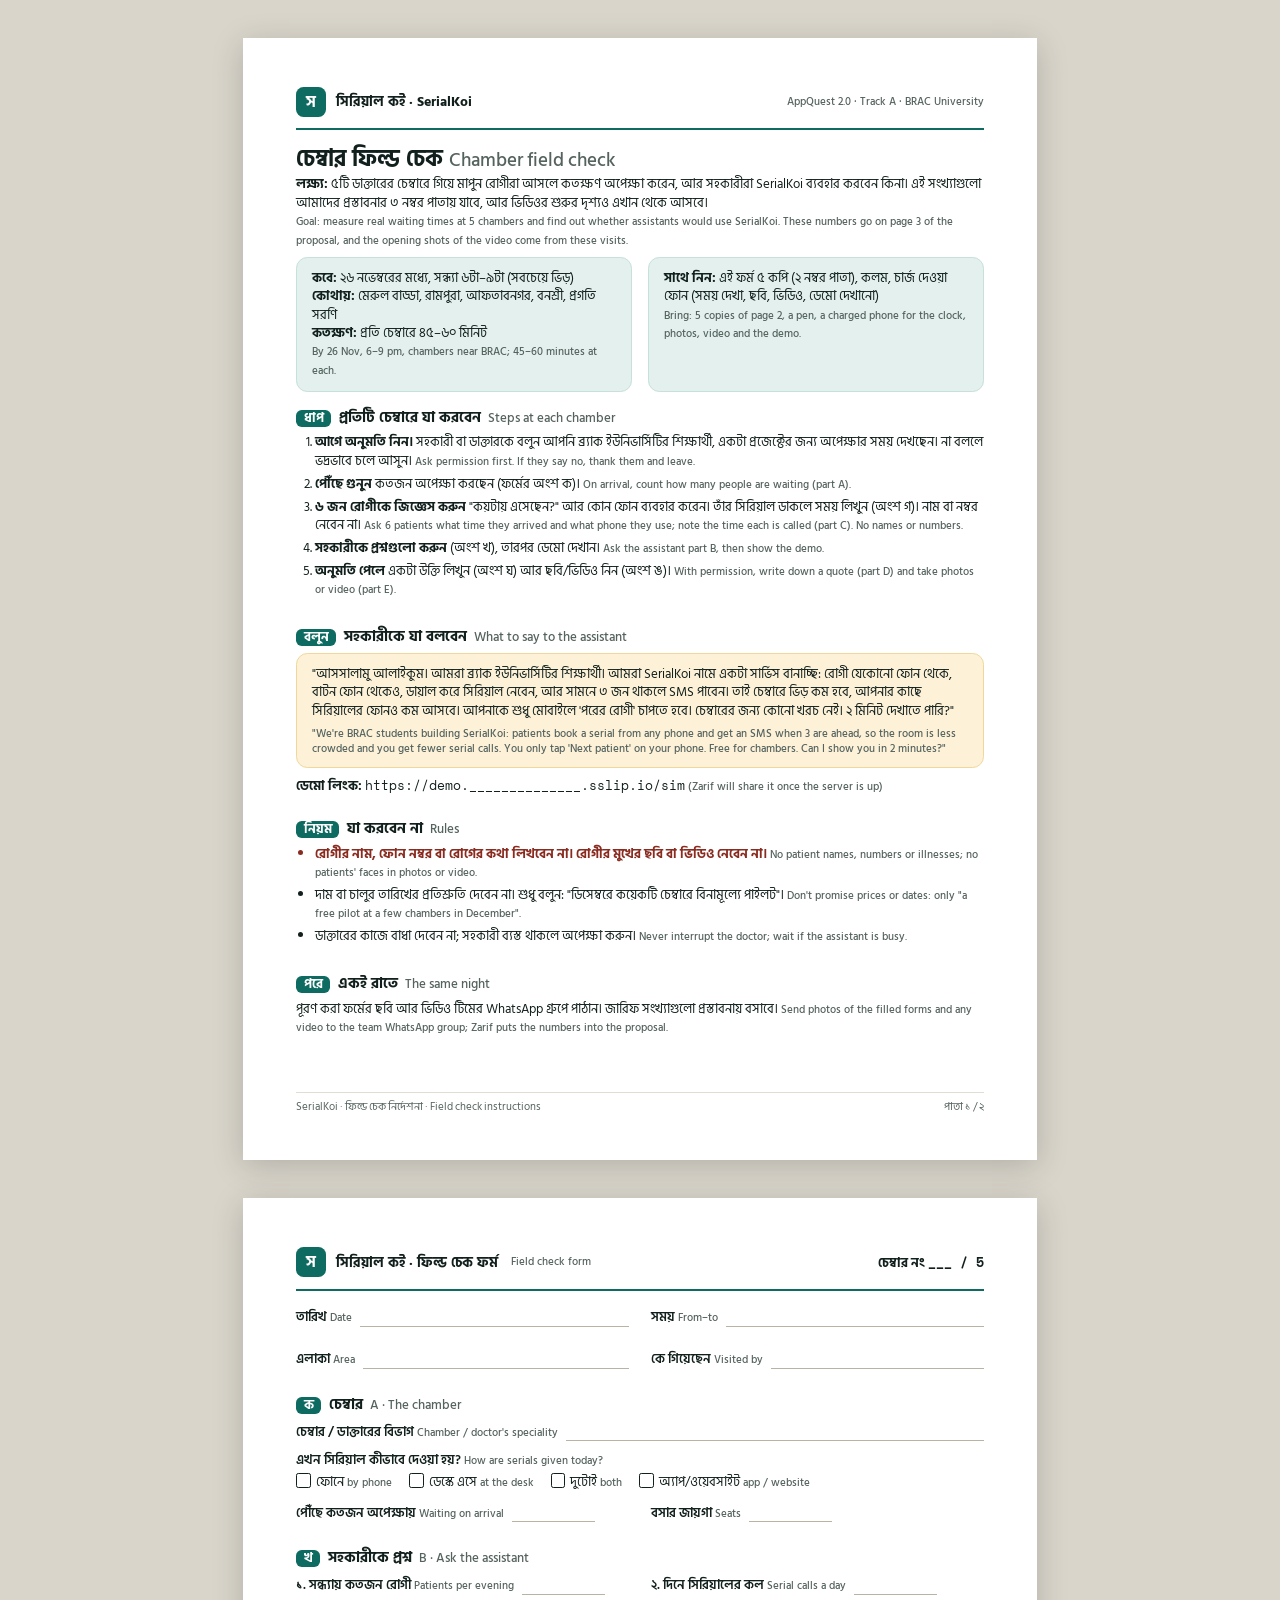
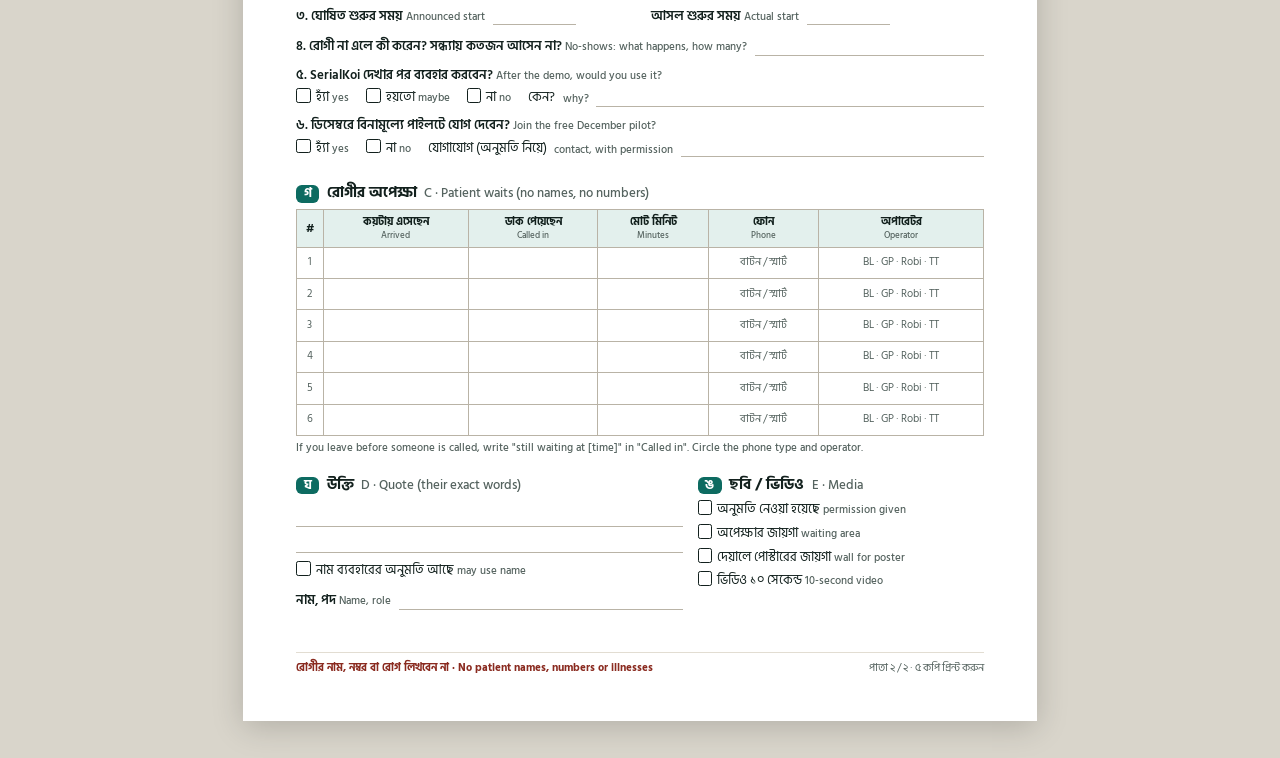
<file: docs/field-check/field-check.html>
<!doctype html>
<html lang="bn">
<head>
<meta charset="utf-8">
<title>SerialKoi Field Check</title>
<link rel="preconnect" href="https://fonts.googleapis.com">
<link href="https://fonts.googleapis.com/css2?family=Hind+Siliguri:wght@400;500;600;700&family=Space+Mono:wght@700&display=swap" rel="stylesheet">
<style>
  @page { size: A4; margin: 0; }
  :root { --teal: #0d6b61; --teal-dark: #08514a; --teal-soft: #e3f0ed; --amber: #ffc145; --amber-soft: #fdf1d8; --ink: #12201d; --muted: #55635f; --line: #b9b3a6; --paper: #fff; }
  * { box-sizing: border-box; }
  html, body { margin: 0; }
  body { background: #d9d5cb; font-family: "Hind Siliguri", system-ui, sans-serif; color: var(--ink); font-size: 10pt; line-height: 1.38; -webkit-print-color-adjust: exact; print-color-adjust: exact; }
  .page { width: 210mm; height: 297mm; margin: 10mm auto; background: var(--paper); padding: 13mm 14mm 12mm; position: relative; overflow: hidden; box-shadow: 0 6px 30px rgba(0,0,0,.18); display: flex; flex-direction: column; }
  @media print { body { background: none; } .page { margin: 0; box-shadow: none; break-after: page; } }
  .en { color: var(--muted); font-size: .82em; font-weight: 500; }
  .top { display: flex; justify-content: space-between; align-items: center; border-bottom: .6mm solid var(--teal); padding-bottom: 3mm; margin-bottom: 4mm; }
  .brand { display: flex; align-items: center; gap: 2.5mm; font-weight: 700; font-size: 10.5pt; }
  .mark { width: 8mm; height: 8mm; border-radius: 2mm; background: var(--teal); color: #fff; display: grid; place-items: center; font-size: 12pt; }
  h1 { font-size: 17pt; margin: 0 0 1mm; line-height: 1.15; }
  h2 { font-size: 11.5pt; margin: 4mm 0 1.5mm; display: flex; align-items: baseline; gap: 2mm; }
  h2 .tag { background: var(--teal); color: #fff; border-radius: 1.5mm; padding: 0 2mm; font-size: 9.5pt; }
  p { margin: 0 0 2mm; }
  ol, ul { margin: 0 0 2mm; padding-left: 5mm; }
  li { margin-bottom: 1.2mm; }
  .box { border: .35mm solid #d6d0c3; border-radius: 3mm; padding: 3mm 4mm; }
  .box.teal { background: var(--teal-soft); border-color: #c6e0da; }
  .box.amber { background: var(--amber-soft); border-color: #f1d89a; }
  .grid2 { display: grid; grid-template-columns: 1fr 1fr; gap: 4mm; }
  .mono { font-family: "Space Mono", monospace; }
  /* form */
  .row { display: flex; align-items: flex-end; gap: 2mm; margin: 0 0 2.6mm; }
  .row label { white-space: nowrap; font-weight: 600; }
  .row .fill { flex: 1; border-bottom: .3mm solid var(--line); height: 5.5mm; }
  .row .short { flex: 0 0 22mm; border-bottom: .3mm solid var(--line); height: 5.5mm; }
  .checks { display: flex; flex-wrap: wrap; gap: 1mm 4.5mm; margin: 0 0 2.6mm; }
  .checks > span:not(.free)::before { content: ""; display: inline-block; width: 3.4mm; height: 3.4mm; border: .35mm solid var(--ink); border-radius: .6mm; margin-right: 1.3mm; vertical-align: -.5mm; }
  .q { margin: 0 0 1mm; font-weight: 600; }
  table { width: 100%; border-collapse: collapse; }
  th, td { border: .3mm solid var(--line); padding: 1.2mm 1.5mm; text-align: center; vertical-align: middle; }
  th { background: var(--teal-soft); font-size: 8.6pt; line-height: 1.2; }
  td { height: 8.3mm; font-size: 8.4pt; color: var(--muted); }
  td.c { text-align: left; }
  .lines div { border-bottom: .3mm solid var(--line); height: 7mm; }
  .foot { margin-top: auto; padding-top: 2mm; border-top: .3mm solid #e2ddd2; display: flex; justify-content: space-between; font-size: 8pt; color: var(--muted); }
  .warn { color: #8a2b20; font-weight: 700; }
</style>
</head>
<body>

<!-- =========================================================== PAGE 1: INSTRUCTIONS -->
<section class="page">
  <div class="top">
    <div class="brand"><div class="mark">স</div>সিরিয়াল কই · SerialKoi</div>
    <div class="en">AppQuest 2.0 · Track A · BRAC University</div>
  </div>
  <h1>চেম্বার ফিল্ড চেক <span class="en">Chamber field check</span></h1>
  <p><b>লক্ষ্য:</b> ৫টি ডাক্তারের চেম্বারে গিয়ে মাপুন রোগীরা আসলে কতক্ষণ অপেক্ষা করেন, আর সহকারীরা SerialKoi ব্যবহার করবেন কিনা। এই সংখ্যাগুলো আমাদের প্রস্তাবনার ৩ নম্বর পাতায় যাবে, আর ভিডিওর শুরুর দৃশ্যও এখান থেকে আসবে।<br>
  <span class="en">Goal: measure real waiting times at 5 chambers and find out whether assistants would use SerialKoi. These numbers go on page 3 of the proposal, and the opening shots of the video come from these visits.</span></p>

  <div class="grid2">
    <div class="box teal">
      <p style="margin:0"><b>কবে:</b> ২৬ নভেম্বরের মধ্যে, সন্ধ্যা ৬টা–৯টা (সবচেয়ে ভিড়)<br>
      <b>কোথায়:</b> মেরুল বাড্ডা, রামপুরা, আফতাবনগর, বনশ্রী, প্রগতি সরণি<br>
      <b>কতক্ষণ:</b> প্রতি চেম্বারে ৪৫–৬০ মিনিট<br>
      <span class="en">By 26 Nov, 6–9 pm, chambers near BRAC; 45–60 minutes at each.</span></p>
    </div>
    <div class="box teal">
      <p style="margin:0"><b>সাথে নিন:</b> এই ফর্ম ৫ কপি (২ নম্বর পাতা), কলম, চার্জ দেওয়া ফোন (সময় দেখা, ছবি, ভিডিও, ডেমো দেখানো)<br>
      <span class="en">Bring: 5 copies of page 2, a pen, a charged phone for the clock, photos, video and the demo.</span></p>
    </div>
  </div>

  <h2><span class="tag">ধাপ</span> প্রতিটি চেম্বারে যা করবেন <span class="en">Steps at each chamber</span></h2>
  <ol>
    <li><b>আগে অনুমতি নিন।</b> সহকারী বা ডাক্তারকে বলুন আপনি ব্র্যাক ইউনিভার্সিটির শিক্ষার্থী, একটা প্রজেক্টের জন্য অপেক্ষার সময় দেখছেন। না বললে ভদ্রভাবে চলে আসুন। <span class="en">Ask permission first. If they say no, thank them and leave.</span></li>
    <li><b>পৌঁছে গুনুন</b> কতজন অপেক্ষা করছেন (ফর্মের অংশ ক)। <span class="en">On arrival, count how many people are waiting (part A).</span></li>
    <li><b>৬ জন রোগীকে জিজ্ঞেস করুন</b> "কয়টায় এসেছেন?" আর কোন ফোন ব্যবহার করেন। তাঁর সিরিয়াল ডাকলে সময় লিখুন (অংশ গ)। নাম বা নম্বর নেবেন না। <span class="en">Ask 6 patients what time they arrived and what phone they use; note the time each is called (part C). No names or numbers.</span></li>
    <li><b>সহকারীকে প্রশ্নগুলো করুন</b> (অংশ খ), তারপর ডেমো দেখান। <span class="en">Ask the assistant part B, then show the demo.</span></li>
    <li><b>অনুমতি পেলে</b> একটা উক্তি লিখুন (অংশ ঘ) আর ছবি/ভিডিও নিন (অংশ ঙ)। <span class="en">With permission, write down a quote (part D) and take photos or video (part E).</span></li>
  </ol>

  <h2><span class="tag">বলুন</span> সহকারীকে যা বলবেন <span class="en">What to say to the assistant</span></h2>
  <div class="box amber">
    <p style="margin:0">"আসসালামু আলাইকুম। আমরা ব্র্যাক ইউনিভার্সিটির শিক্ষার্থী। আমরা SerialKoi নামে একটা সার্ভিস বানাচ্ছি: রোগী যেকোনো ফোন থেকে, বাটন ফোন থেকেও, ডায়াল করে সিরিয়াল নেবেন, আর সামনে ৩ জন থাকলে SMS পাবেন। তাই চেম্বারে ভিড় কম হবে, আপনার কাছে সিরিয়ালের ফোনও কম আসবে। আপনাকে শুধু মোবাইলে 'পরের রোগী' চাপতে হবে। চেম্বারের জন্য কোনো খরচ নেই। ২ মিনিট দেখাতে পারি?"</p>
    <p class="en" style="margin:1.5mm 0 0">"We're BRAC students building SerialKoi: patients book a serial from any phone and get an SMS when 3 are ahead, so the room is less crowded and you get fewer serial calls. You only tap 'Next patient' on your phone. Free for chambers. Can I show you in 2 minutes?"</p>
  </div>
  <p style="margin-top:2mm"><b>ডেমো লিংক:</b> <span class="mono">https://demo.______________.sslip.io/sim</span> <span class="en">(Zarif will share it once the server is up)</span></p>

  <h2><span class="tag">নিয়ম</span> যা করবেন না <span class="en">Rules</span></h2>
  <ul>
    <li class="warn">রোগীর নাম, ফোন নম্বর বা রোগের কথা লিখবেন না। রোগীর মুখের ছবি বা ভিডিও নেবেন না। <span class="en" style="font-weight:500">No patient names, numbers or illnesses; no patients' faces in photos or video.</span></li>
    <li>দাম বা চালুর তারিখের প্রতিশ্রুতি দেবেন না। শুধু বলুন: "ডিসেম্বরে কয়েকটি চেম্বারে বিনামূল্যে পাইলট"। <span class="en">Don't promise prices or dates: only "a free pilot at a few chambers in December".</span></li>
    <li>ডাক্তারের কাজে বাধা দেবেন না; সহকারী ব্যস্ত থাকলে অপেক্ষা করুন। <span class="en">Never interrupt the doctor; wait if the assistant is busy.</span></li>
  </ul>

  <h2><span class="tag">পরে</span> একই রাতে <span class="en">The same night</span></h2>
  <p>পূরণ করা ফর্মের ছবি আর ভিডিও টিমের WhatsApp গ্রুপে পাঠান। জারিফ সংখ্যাগুলো প্রস্তাবনায় বসাবে। <span class="en">Send photos of the filled forms and any video to the team WhatsApp group; Zarif puts the numbers into the proposal.</span></p>

  <div class="foot"><span>SerialKoi · ফিল্ড চেক নির্দেশনা · Field check instructions</span><span>পাতা ১ / ২</span></div>
</section>

<!-- =========================================================== PAGE 2: FORM (print 5) -->
<section class="page">
  <div class="top">
    <div class="brand"><div class="mark">স</div>সিরিয়াল কই · ফিল্ড চেক ফর্ম <span class="en" style="margin-left:1mm">Field check form</span></div>
    <div style="font-weight:700">চেম্বার নং <span class="mono">___ / 5</span></div>
  </div>

  <div class="grid2" style="gap:3mm 6mm">
    <div class="row"><label>তারিখ <span class="en">Date</span></label><div class="fill"></div></div>
    <div class="row"><label>সময় <span class="en">From–to</span></label><div class="fill"></div></div>
    <div class="row"><label>এলাকা <span class="en">Area</span></label><div class="fill"></div></div>
    <div class="row"><label>কে গিয়েছেন <span class="en">Visited by</span></label><div class="fill"></div></div>
  </div>

  <h2><span class="tag">ক</span> চেম্বার <span class="en">A · The chamber</span></h2>
  <div class="row"><label>চেম্বার / ডাক্তারের বিভাগ <span class="en">Chamber / doctor's speciality</span></label><div class="fill"></div></div>
  <p class="q">এখন সিরিয়াল কীভাবে দেওয়া হয়? <span class="en">How are serials given today?</span></p>
  <div class="checks"><span>ফোনে <span class="en">by phone</span></span><span>ডেস্কে এসে <span class="en">at the desk</span></span><span>দুটোই <span class="en">both</span></span><span>অ্যাপ/ওয়েবসাইট <span class="en">app / website</span></span></div>
  <div class="grid2" style="gap:0 6mm">
    <div class="row"><label>পৌঁছে কতজন অপেক্ষায় <span class="en">Waiting on arrival</span></label><div class="short"></div></div>
    <div class="row"><label>বসার জায়গা <span class="en">Seats</span></label><div class="short"></div></div>
  </div>

  <h2><span class="tag">খ</span> সহকারীকে প্রশ্ন <span class="en">B · Ask the assistant</span></h2>
  <div class="grid2" style="gap:0 6mm">
    <div class="row"><label>১. সন্ধ্যায় কতজন রোগী <span class="en">Patients per evening</span></label><div class="short"></div></div>
    <div class="row"><label>২. দিনে সিরিয়ালের কল <span class="en">Serial calls a day</span></label><div class="short"></div></div>
    <div class="row"><label>৩. ঘোষিত শুরুর সময় <span class="en">Announced start</span></label><div class="short"></div></div>
    <div class="row"><label>আসল শুরুর সময় <span class="en">Actual start</span></label><div class="short"></div></div>
  </div>
  <div class="row"><label>৪. রোগী না এলে কী করেন? সন্ধ্যায় কতজন আসেন না? <span class="en">No-shows: what happens, how many?</span></label><div class="fill"></div></div>
  <p class="q">৫. SerialKoi দেখার পর ব্যবহার করবেন? <span class="en">After the demo, would you use it?</span></p>
  <div class="checks"><span>হ্যাঁ <span class="en">yes</span></span><span>হয়তো <span class="en">maybe</span></span><span>না <span class="en">no</span></span><span class="free" style="flex:1; display:flex; gap:2mm; align-items:flex-end">কেন? <span class="en">why?</span><i style="flex:1; border-bottom:.3mm solid var(--line); height:5mm"></i></span></div>
  <p class="q">৬. ডিসেম্বরে বিনামূল্যে পাইলটে যোগ দেবেন? <span class="en">Join the free December pilot?</span></p>
  <div class="checks"><span>হ্যাঁ <span class="en">yes</span></span><span>না <span class="en">no</span></span><span class="free" style="flex:1; display:flex; gap:2mm; align-items:flex-end">যোগাযোগ (অনুমতি নিয়ে) <span class="en">contact, with permission</span><i style="flex:1; border-bottom:.3mm solid var(--line); height:5mm"></i></span></div>

  <h2><span class="tag">গ</span> রোগীর অপেক্ষা <span class="en">C · Patient waits (no names, no numbers)</span></h2>
  <table>
    <tr><th style="width:7mm">#</th><th>কয়টায় এসেছেন<br><span class="en">Arrived</span></th><th>ডাক পেয়েছেন<br><span class="en">Called in</span></th><th>মোট মিনিট<br><span class="en">Minutes</span></th><th>ফোন<br><span class="en">Phone</span></th><th>অপারেটর<br><span class="en">Operator</span></th></tr>
    <tr><td>1</td><td></td><td></td><td></td><td>বাটন / স্মার্ট</td><td>BL · GP · Robi · TT</td></tr>
    <tr><td>2</td><td></td><td></td><td></td><td>বাটন / স্মার্ট</td><td>BL · GP · Robi · TT</td></tr>
    <tr><td>3</td><td></td><td></td><td></td><td>বাটন / স্মার্ট</td><td>BL · GP · Robi · TT</td></tr>
    <tr><td>4</td><td></td><td></td><td></td><td>বাটন / স্মার্ট</td><td>BL · GP · Robi · TT</td></tr>
    <tr><td>5</td><td></td><td></td><td></td><td>বাটন / স্মার্ট</td><td>BL · GP · Robi · TT</td></tr>
    <tr><td>6</td><td></td><td></td><td></td><td>বাটন / স্মার্ট</td><td>BL · GP · Robi · TT</td></tr>
  </table>
  <p class="en" style="margin:1mm 0 0">If you leave before someone is called, write "still waiting at [time]" in "Called in". Circle the phone type and operator.</p>

  <div class="grid2" style="margin-top:1mm; grid-template-columns: 1.35fr 1fr">
    <div>
      <h2><span class="tag">ঘ</span> উক্তি <span class="en">D · Quote (their exact words)</span></h2>
      <div class="lines"><div></div><div></div></div>
      <div class="checks" style="margin-top:2mm"><span>নাম ব্যবহারের অনুমতি আছে <span class="en">may use name</span></span></div>
      <div class="row" style="margin-bottom:0"><label>নাম, পদ <span class="en">Name, role</span></label><div class="fill"></div></div>
    </div>
    <div>
      <h2><span class="tag">ঙ</span> ছবি / ভিডিও <span class="en">E · Media</span></h2>
      <div class="checks" style="flex-direction:column; gap:1.4mm"><span>অনুমতি নেওয়া হয়েছে <span class="en">permission given</span></span><span>অপেক্ষার জায়গা <span class="en">waiting area</span></span><span>দেয়ালে পোস্টারের জায়গা <span class="en">wall for poster</span></span><span>ভিডিও ১০ সেকেন্ড <span class="en">10-second video</span></span></div>
    </div>
  </div>

  <div class="foot"><span class="warn">রোগীর নাম, নম্বর বা রোগ লিখবেন না · No patient names, numbers or illnesses</span><span>পাতা ২ / ২ · ৫ কপি প্রিন্ট করুন</span></div>
</section>
</body>
</html>
</file>
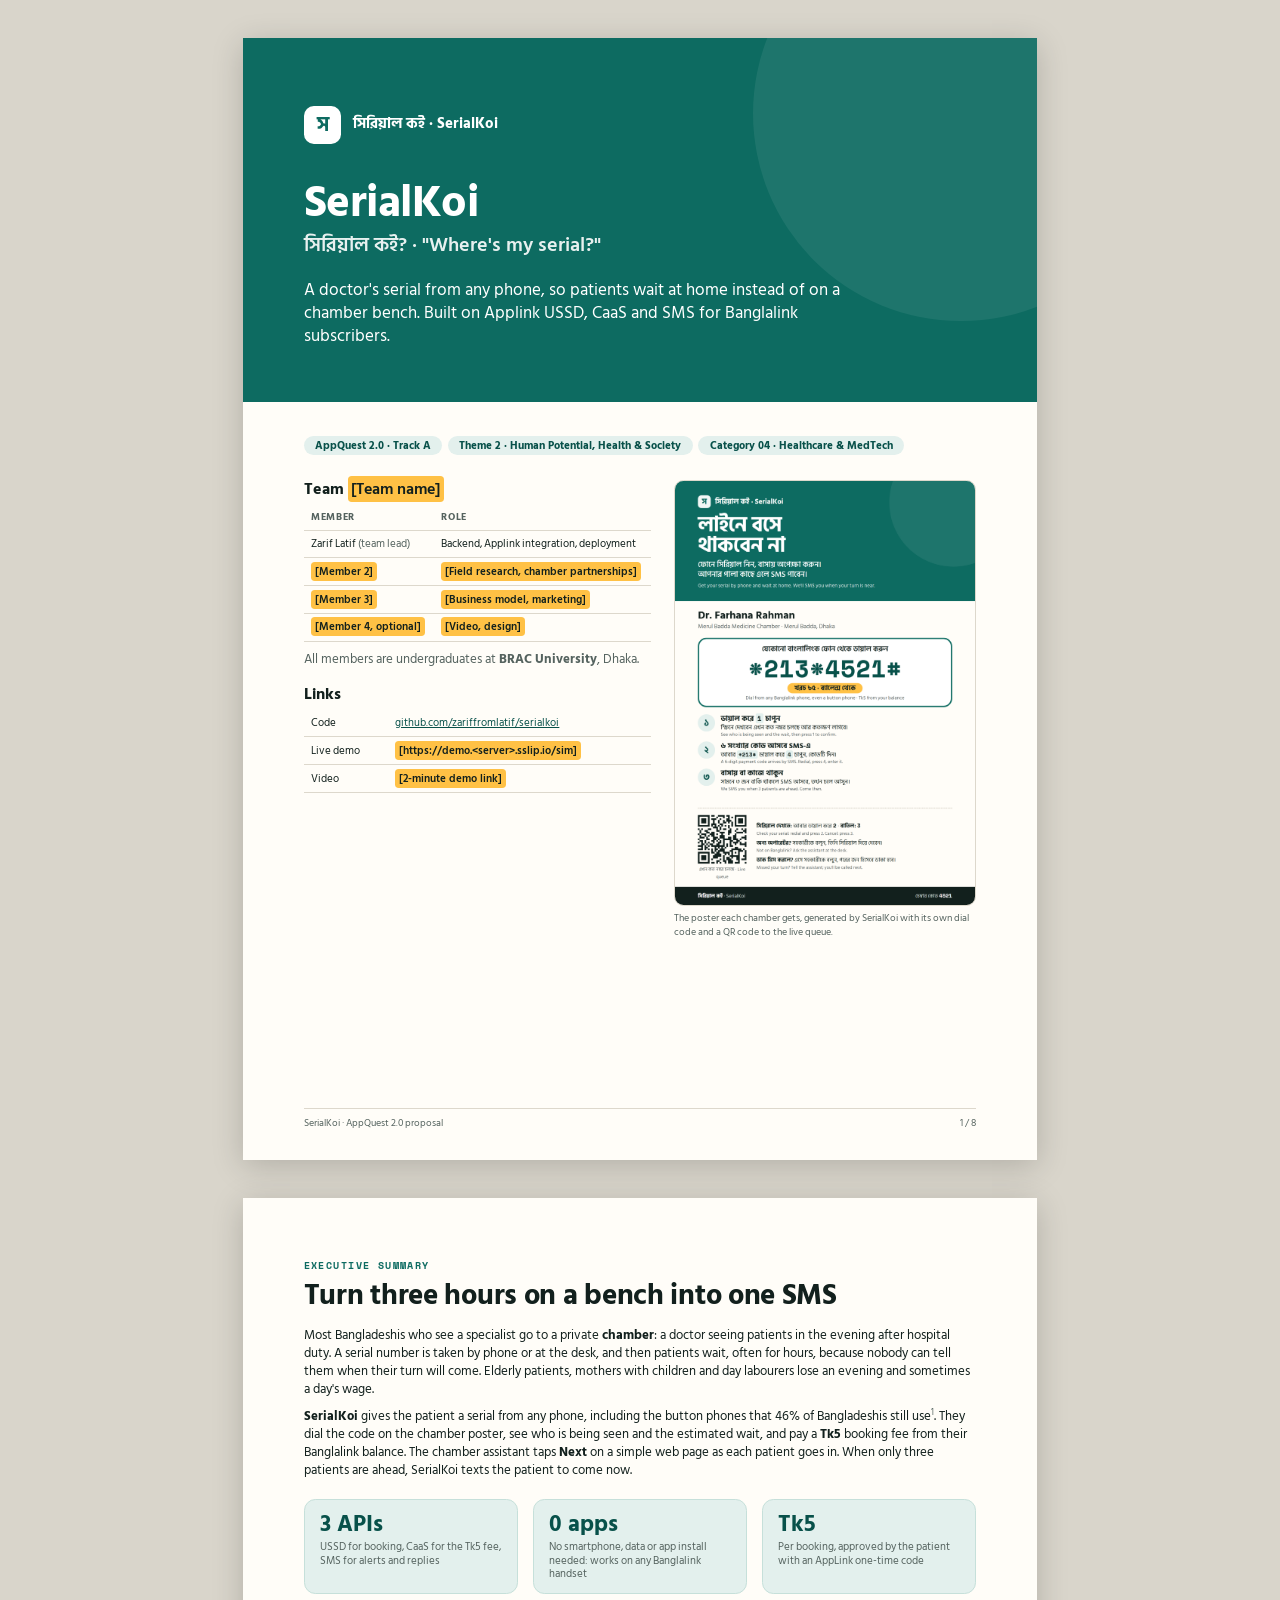
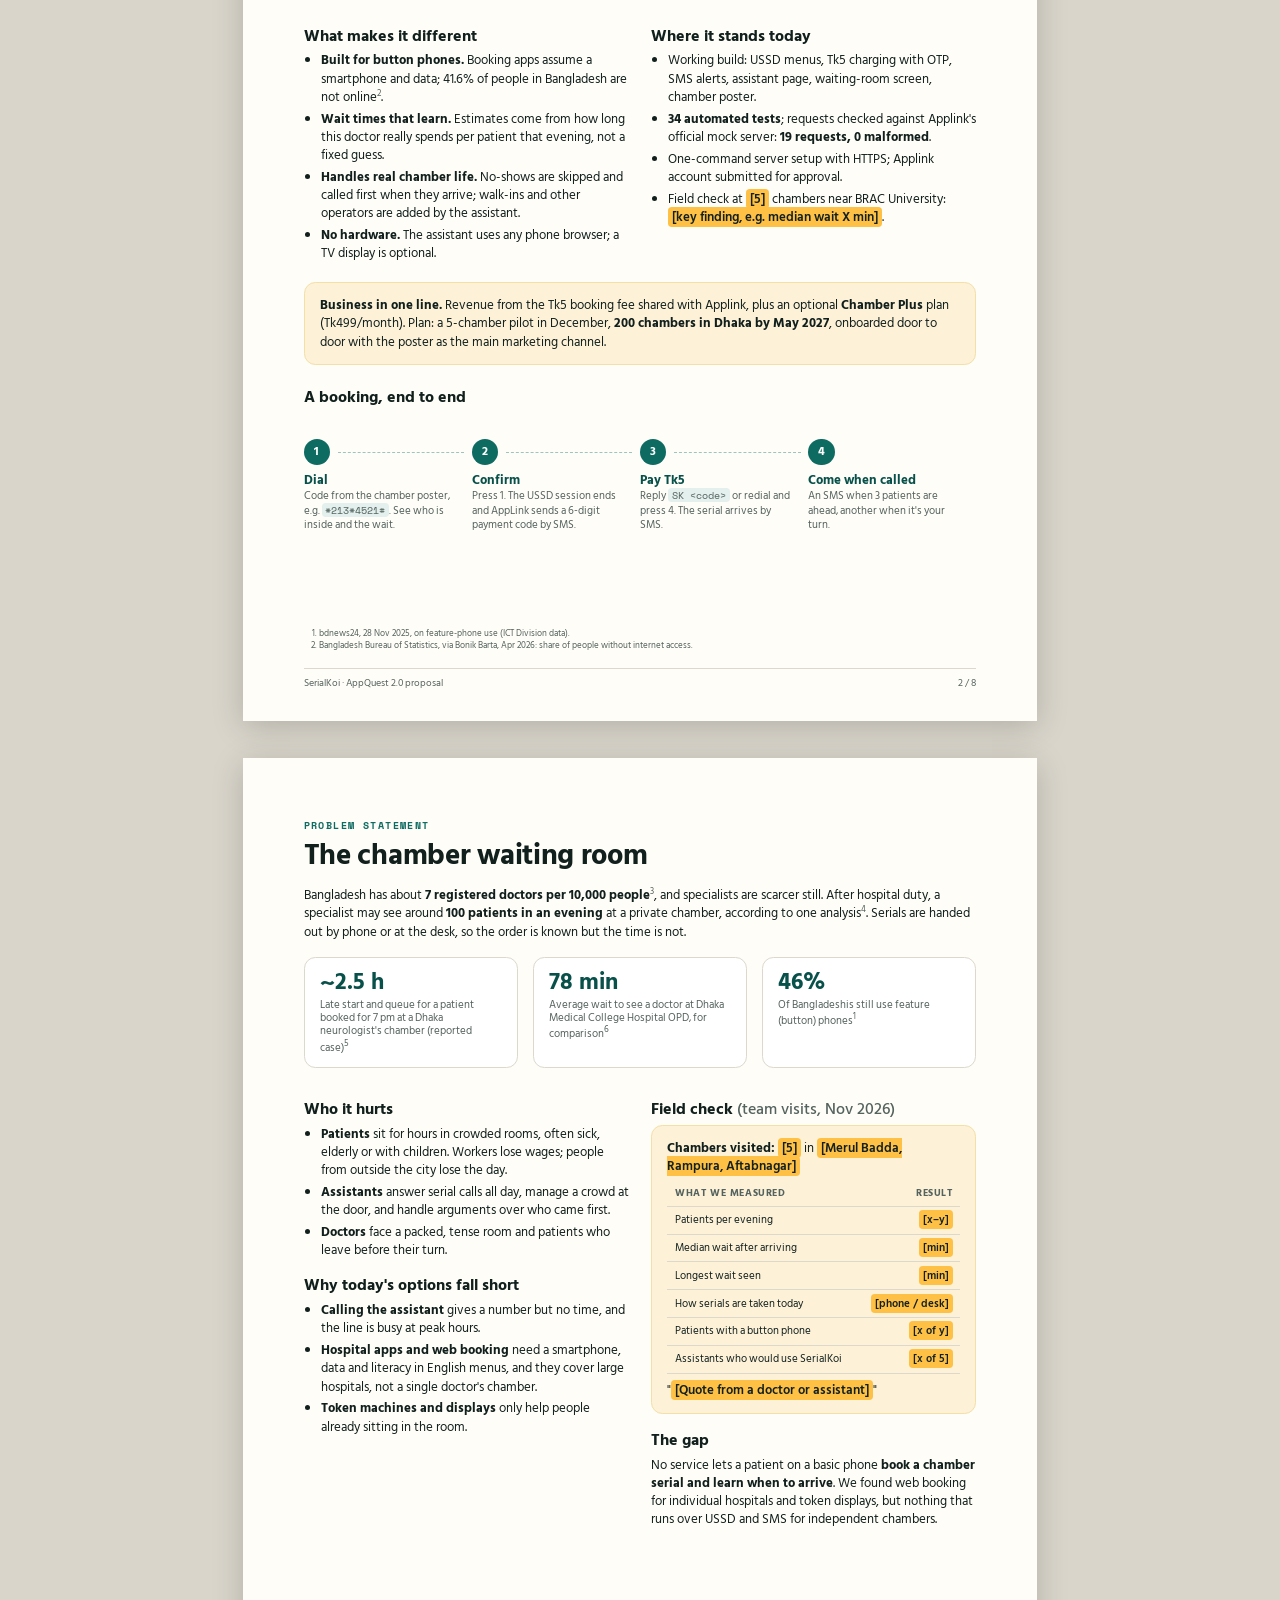
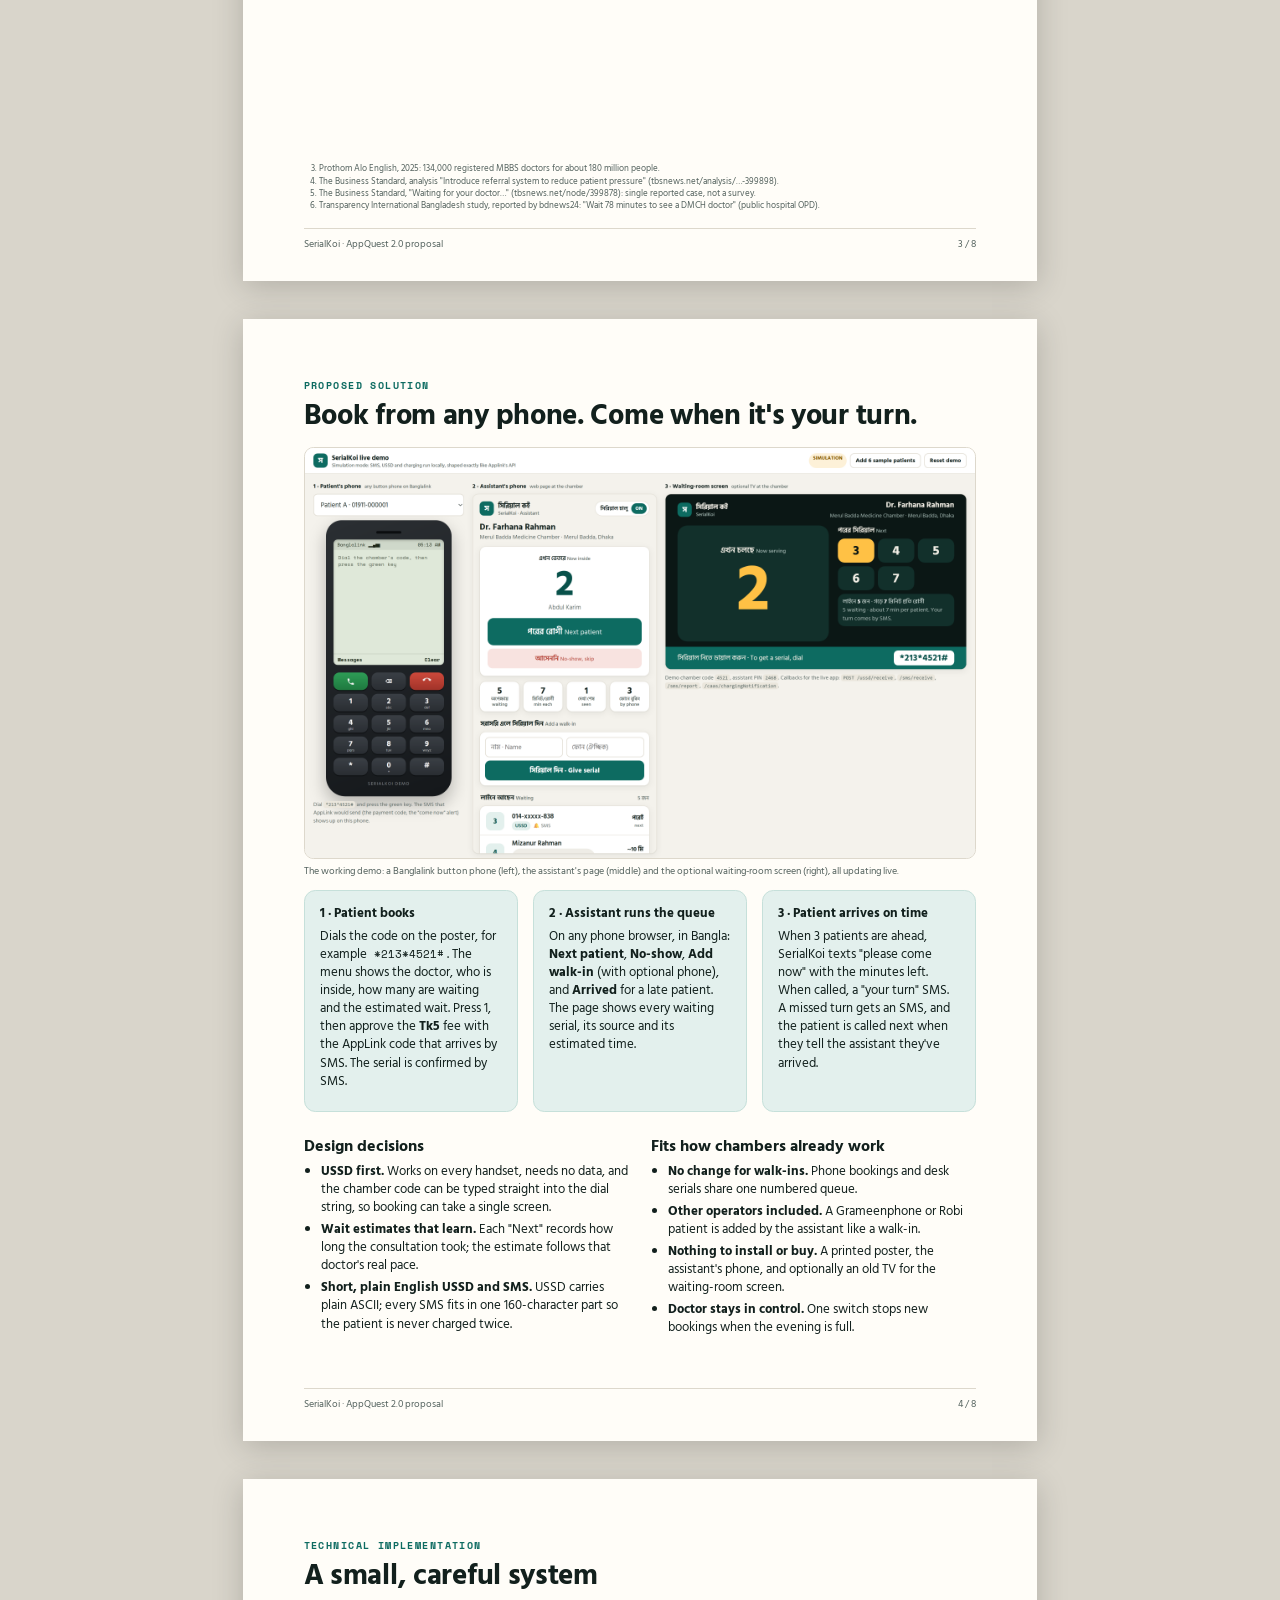
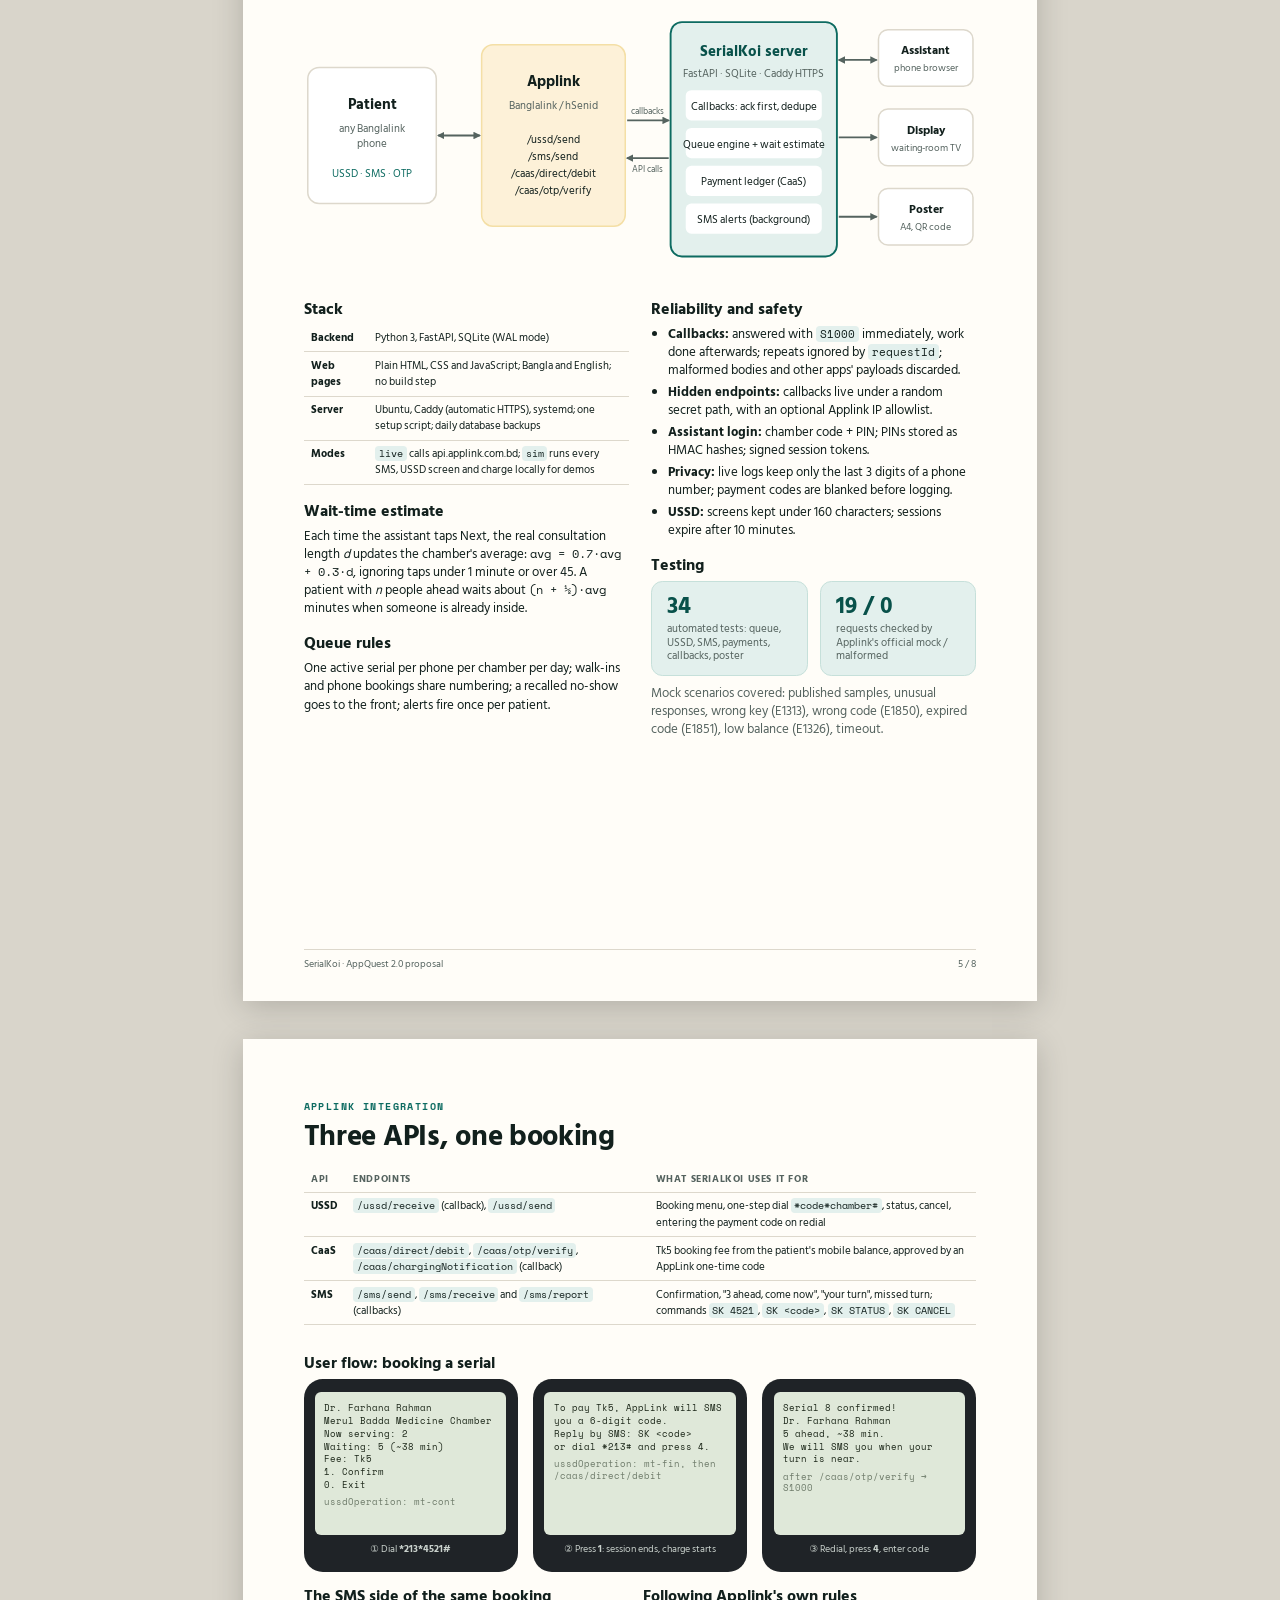
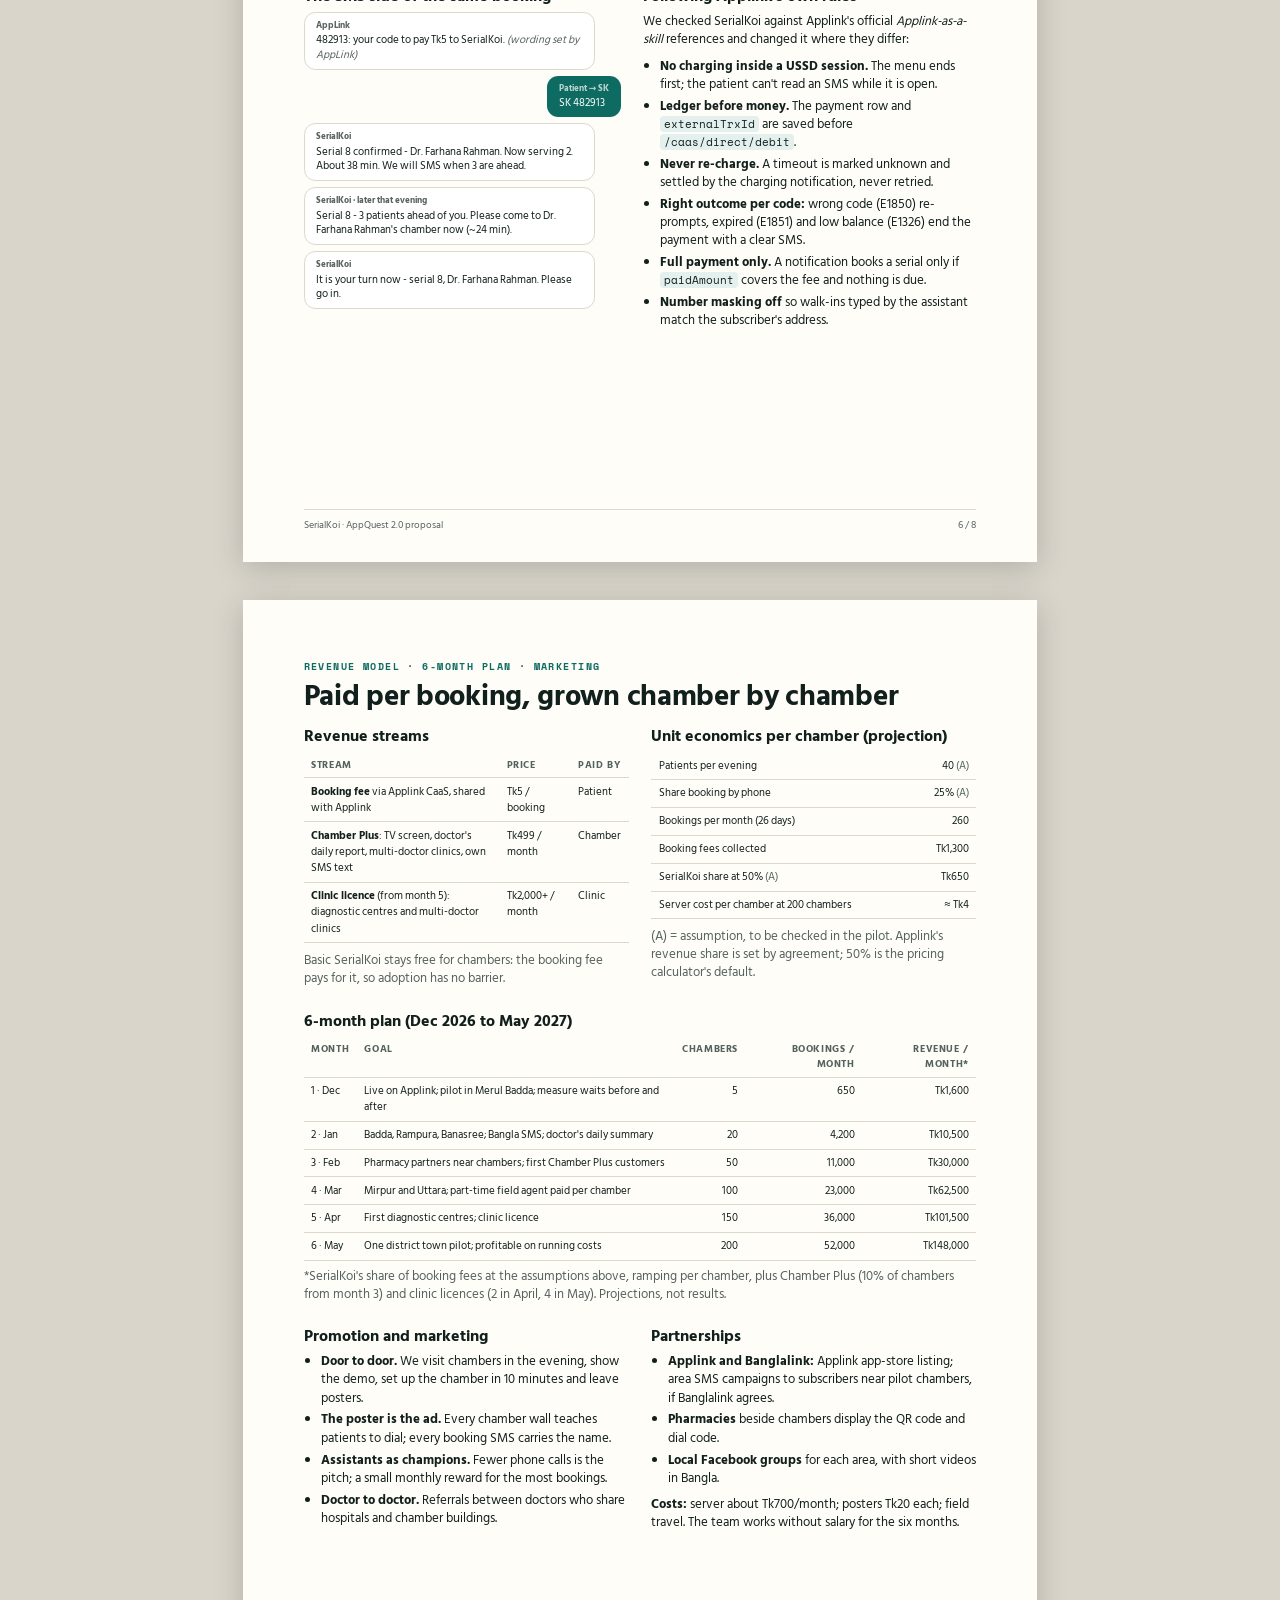
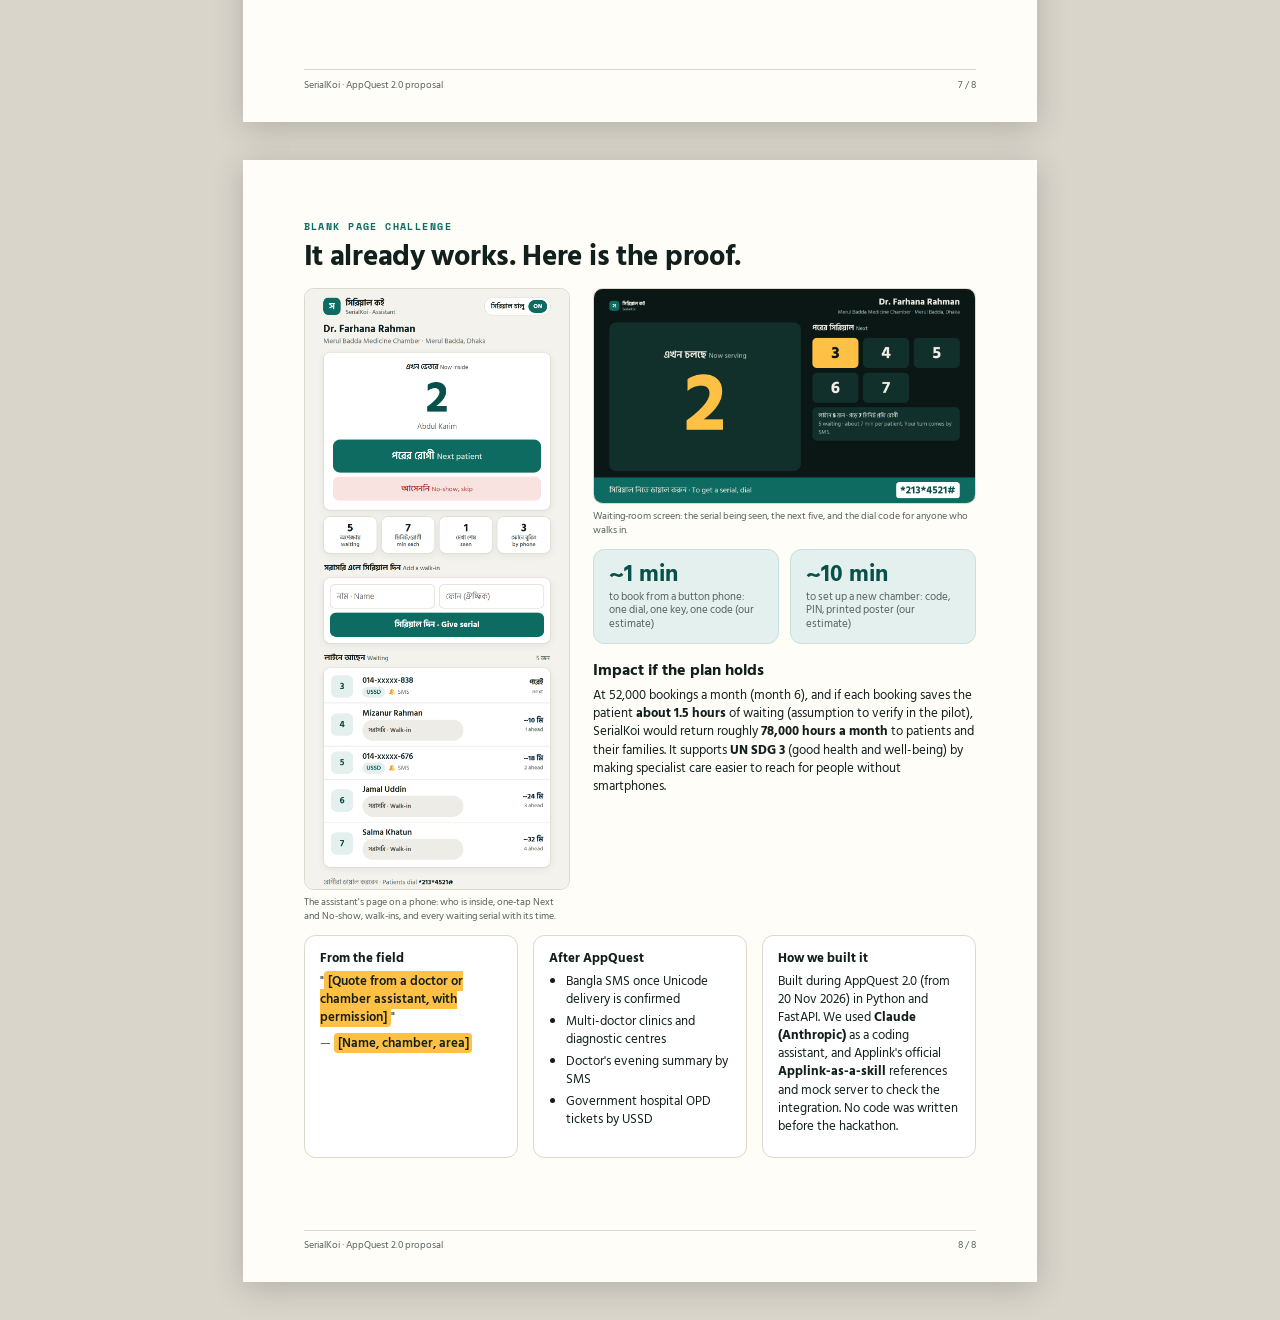
<file: docs/proposal/proposal.html>
<!doctype html>
<html lang="en">
<head>
<meta charset="utf-8">
<title>SerialKoi: AppQuest 2.0 Proposal</title>
<link rel="preconnect" href="https://fonts.googleapis.com">
<link href="https://fonts.googleapis.com/css2?family=Hind+Siliguri:wght@400;500;600;700&family=Space+Mono:wght@400;700&display=swap" rel="stylesheet">
<style>
  @page { size: A4; margin: 0; }
  :root {
    --teal: #0d6b61; --teal-dark: #08514a; --teal-soft: #e3f0ed; --amber: #ffc145; --amber-soft: #fdf1d8;
    --ink: #12201d; --muted: #55635f; --line: #ddd8cc; --paper: #fffdf8; --red: #b4372b;
  }
  * { box-sizing: border-box; }
  html, body { margin: 0; }
  body { background: #d9d5cb; font-family: "Hind Siliguri", system-ui, sans-serif; color: var(--ink); font-size: 9.6pt; line-height: 1.42;
         -webkit-print-color-adjust: exact; print-color-adjust: exact; }
  .page { width: 210mm; height: 297mm; margin: 10mm auto; background: var(--paper); position: relative; overflow: hidden;
          padding: 16mm 16mm 18mm; display: flex; flex-direction: column; box-shadow: 0 6px 30px rgba(0,0,0,.18); }
  @media print { body { background: none; } .page { margin: 0; box-shadow: none; break-after: page; } }

  .kicker { font-family: "Space Mono", monospace; font-size: 7.6pt; letter-spacing: .14em; text-transform: uppercase; color: var(--teal); font-weight: 700; }
  h1 { font-size: 22pt; line-height: 1.1; margin: 1.5mm 0 4mm; letter-spacing: -.01em; }
  h2 { font-size: 12pt; margin: 4.5mm 0 1.5mm; line-height: 1.2; }
  h3 { font-size: 10pt; margin: 3mm 0 1mm; }
  p { margin: 0 0 2.2mm; }
  ul { margin: 0 0 2.2mm; padding-left: 4.5mm; }
  li { margin: 0 0 1mm; }
  b, strong { font-weight: 700; }
  .muted { color: var(--muted); }
  .mono { font-family: "Space Mono", monospace; font-size: .9em; }
  code { font-family: "Space Mono", monospace; font-size: .86em; background: var(--teal-soft); border-radius: 1mm; padding: 0 1mm; }
  mark.todo { background: var(--amber); color: var(--ink); border-radius: 1mm; padding: 0 1mm; font-weight: 600; }
  .src { font-size: 6.8pt; color: var(--muted); vertical-align: super; line-height: 0; }
  .grid2 { display: grid; grid-template-columns: 1fr 1fr; gap: 6mm; }
  .grid3 { display: grid; grid-template-columns: repeat(3, 1fr); gap: 4mm; }
  .card { background: #fff; border: .3mm solid var(--line); border-radius: 3mm; padding: 3.5mm 4mm; }
  .card.teal { background: var(--teal-soft); border-color: #c6e0da; }
  .card.amber { background: var(--amber-soft); border-color: #f4dfa6; }
  .stat b { display: block; font-size: 17pt; line-height: 1.05; color: var(--teal-dark); }
  .stat span { font-size: 8pt; color: var(--muted); line-height: 1.25; display: block; margin-top: .8mm; }
  .stat span .src, .stat span.src { display: inline; margin: 0; font-size: 6.8pt; }
  .flow { display: grid; grid-template-columns: repeat(4, 1fr); gap: 0; margin-top: 4mm; }
  .flow div { position: relative; padding: 3mm 4mm 3mm 0; }
  .flow b { display: block; font-size: 9.6pt; color: var(--teal-dark); }
  .flow .n { display: inline-grid; place-items: center; width: 7mm; height: 7mm; border-radius: 50%; background: var(--teal); color: #fff; font-weight: 700; font-size: 9pt; margin-bottom: 1.5mm; }
  .flow div:not(:last-child)::after { content: ""; position: absolute; top: 6.5mm; left: 9mm; right: 2mm; border-top: .4mm dashed #9cc6bd; }
  .flow span { font-size: 8.4pt; color: var(--muted); line-height: 1.3; display: block; }
  table { width: 100%; border-collapse: collapse; font-size: 8.6pt; }
  th, td { text-align: left; padding: 1.4mm 2mm; border-bottom: .25mm solid var(--line); vertical-align: top; }
  th { font-size: 7.6pt; text-transform: uppercase; letter-spacing: .06em; color: var(--muted); font-weight: 700; }
  td.num, th.num { text-align: right; font-variant-numeric: tabular-nums; }
  img.shot { width: 100%; display: block; border-radius: 2.5mm; border: .3mm solid var(--line); }
  figcaption { font-size: 7.6pt; color: var(--muted); margin-top: 1.2mm; }
  .foot { position: absolute; left: 16mm; right: 16mm; bottom: 8mm; display: flex; justify-content: space-between; font-size: 7.4pt; color: var(--muted);
          border-top: .25mm solid var(--line); padding-top: 2mm; }
  .sources { margin-top: auto; font-size: 6.9pt; color: var(--muted); line-height: 1.35; }
  .sources ol { margin: 0; padding-left: 4mm; }
  .sources li { margin: 0; }

  /* cover */
  .cover { padding: 0; }
  .cover .top { background: var(--teal); color: #fff; padding: 18mm 16mm 14mm; position: relative; }
  .cover .top::after { content: ""; position: absolute; right: -35mm; top: -35mm; width: 110mm; height: 110mm; border-radius: 50%; background: rgba(255,255,255,.07); }
  .brand { display: flex; align-items: center; gap: 3mm; font-weight: 700; font-size: 11pt; }
  .mark { width: 10mm; height: 10mm; border-radius: 2.6mm; background: #fff; color: var(--teal); display: grid; place-items: center; font-size: 15pt; font-weight: 700; }
  .cover h1 { font-size: 34pt; margin: 9mm 0 1mm; color: #fff; }
  .cover .bn { font-size: 15pt; opacity: .9; font-weight: 600; }
  .cover .tag { font-size: 13pt; margin: 5mm 0 0; max-width: 150mm; line-height: 1.35; }
  .cover .body { padding: 9mm 16mm 0; flex: 1; display: flex; flex-direction: column; }
  .pill { display: inline-block; background: var(--teal-soft); color: var(--teal-dark); border-radius: 99mm; padding: .6mm 3mm; font-size: 8pt; font-weight: 700; margin: 0 1.5mm 1.5mm 0; }

  /* phones + sms */
  .phones { display: grid; grid-template-columns: repeat(3, 1fr); gap: 4mm; }
  .phone { background: #1f2327; border-radius: 5mm; padding: 3.5mm 3mm 4mm; }
  .phone .scr { background: #dfe8d9; border-radius: 1.6mm; padding: 2.5mm; min-height: 38mm; font-family: "Space Mono", monospace; font-size: 7.1pt; line-height: 1.35; white-space: pre-wrap; color: #1b2618; }
  .phone .cap { color: #c9d1cc; font-size: 7.3pt; margin-top: 2mm; text-align: center; }
  .phone .op { display: block; font-size: 6.4pt; color: #6d7a69; margin-top: 1.5mm; }
  .thread { display: grid; gap: 1.6mm; }
  .bubble { border-radius: 3mm; padding: 1.8mm 3mm; font-size: 8.2pt; line-height: 1.32; max-width: 92%; }
  .bubble.in { background: #fff; border: .3mm solid var(--line); }
  .bubble.out { background: var(--teal); color: #fff; justify-self: end; }
  .bubble small { display: block; font-size: 6.8pt; font-weight: 700; opacity: .7; margin-bottom: .4mm; }
</style>
</head>
<body>

<!-- ============================================================ 1. COVER -->
<section class="page cover">
  <div class="top">
    <div class="brand"><div class="mark">স</div>সিরিয়াল কই · SerialKoi</div>
    <h1>SerialKoi</h1>
    <div class="bn">সিরিয়াল কই? · "Where's my serial?"</div>
    <p class="tag">A doctor's serial from any phone, so patients wait at home instead of on a chamber bench. Built on Applink USSD, CaaS and SMS for Banglalink subscribers.</p>
  </div>
  <div class="body">
    <div>
      <span class="pill">AppQuest 2.0 · Track A</span><span class="pill">Theme 2 · Human Potential, Health &amp; Society</span><span class="pill">Category 04 · Healthcare &amp; MedTech</span>
    </div>
    <div class="grid2" style="margin-top:5mm; grid-template-columns: 1.15fr 1fr; align-items:start">
      <div>
        <h2 style="margin-top:0">Team <mark class="todo">[Team name]</mark></h2>
        <table>
          <tr><th>Member</th><th>Role</th></tr>
          <tr><td>Zarif Latif <span class="muted">(team lead)</span></td><td>Backend, Applink integration, deployment</td></tr>
          <tr><td><mark class="todo">[Member 2]</mark></td><td><mark class="todo">[Field research, chamber partnerships]</mark></td></tr>
          <tr><td><mark class="todo">[Member 3]</mark></td><td><mark class="todo">[Business model, marketing]</mark></td></tr>
          <tr><td><mark class="todo">[Member 4, optional]</mark></td><td><mark class="todo">[Video, design]</mark></td></tr>
        </table>
        <p class="muted" style="margin-top:2mm">All members are undergraduates at <b>BRAC University</b>, Dhaka.</p>
        <h2>Links</h2>
        <table>
          <tr><td>Code</td><td><a href="https://github.com/zariffromlatif/serialkoi" style="color:var(--teal-dark)">github.com/zariffromlatif/serialkoi</a></td></tr>
          <tr><td>Live demo</td><td><mark class="todo">[https://demo.&lt;server&gt;.sslip.io/sim]</mark></td></tr>
          <tr><td>Video</td><td><mark class="todo">[2-minute demo link]</mark></td></tr>
        </table>
      </div>
      <figure style="margin:0">
        <img class="shot" src="img/poster.png" alt="SerialKoi chamber poster">
        <figcaption>The poster each chamber gets, generated by SerialKoi with its own dial code and a QR code to the live queue.</figcaption>
      </figure>
    </div>
  </div>
  <div class="foot"><span>SerialKoi · AppQuest 2.0 proposal</span><span>1 / 8</span></div>
</section>

<!-- ============================================================ 2. EXECUTIVE SUMMARY -->
<section class="page">
  <div class="kicker">Executive summary</div>
  <h1>Turn three hours on a bench into one SMS</h1>
  <p>Most Bangladeshis who see a specialist go to a private <b>chamber</b>: a doctor seeing patients in the evening after hospital duty. A serial number is taken by phone or at the desk, and then patients wait, often for hours, because nobody can tell them when their turn will come. Elderly patients, mothers with children and day labourers lose an evening and sometimes a day's wage.</p>
  <p><b>SerialKoi</b> gives the patient a serial from any phone, including the button phones that 46% of Bangladeshis still use<span class="src">1</span>. They dial the code on the chamber poster, see who is being seen and the estimated wait, and pay a <b>Tk5</b> booking fee from their Banglalink balance. The chamber assistant taps <b>Next</b> on a simple web page as each patient goes in. When only three patients are ahead, SerialKoi texts the patient to come now.</p>

  <div class="grid3" style="margin:3mm 0 4mm">
    <div class="card teal stat"><b>3 APIs</b><span>USSD for booking, CaaS for the Tk5 fee, SMS for alerts and replies</span></div>
    <div class="card teal stat"><b>0 apps</b><span>No smartphone, data or app install needed: works on any Banglalink handset</span></div>
    <div class="card teal stat"><b>Tk5</b><span>Per booking, approved by the patient with an AppLink one-time code</span></div>
  </div>

  <div class="grid2">
    <div>
      <h2>What makes it different</h2>
      <ul>
        <li><b>Built for button phones.</b> Booking apps assume a smartphone and data; 41.6% of people in Bangladesh are not online<span class="src">2</span>.</li>
        <li><b>Wait times that learn.</b> Estimates come from how long this doctor really spends per patient that evening, not a fixed guess.</li>
        <li><b>Handles real chamber life.</b> No-shows are skipped and called first when they arrive; walk-ins and other operators are added by the assistant.</li>
        <li><b>No hardware.</b> The assistant uses any phone browser; a TV display is optional.</li>
      </ul>
    </div>
    <div>
      <h2>Where it stands today</h2>
      <ul>
        <li>Working build: USSD menus, Tk5 charging with OTP, SMS alerts, assistant page, waiting-room screen, chamber poster.</li>
        <li><b>34 automated tests</b>; requests checked against Applink's official mock server: <b>19 requests, 0 malformed</b>.</li>
        <li>One-command server setup with HTTPS; Applink account submitted for approval.</li>
        <li>Field check at <mark class="todo">[5]</mark> chambers near BRAC University: <mark class="todo">[key finding, e.g. median wait X min]</mark>.</li>
      </ul>
    </div>
  </div>

  <div class="card amber" style="margin-top:3mm">
    <b>Business in one line.</b> Revenue from the Tk5 booking fee shared with Applink, plus an optional <b>Chamber Plus</b> plan (Tk499/month). Plan: a 5-chamber pilot in December, <b>200 chambers in Dhaka by May 2027</b>, onboarded door to door with the poster as the main marketing channel.
  </div>

  <h2 style="margin-top:6mm">A booking, end to end</h2>
  <div class="flow">
    <div><span class="n">1</span><b>Dial</b><span>Code from the chamber poster, e.g. <code>*213*4521#</code>. See who is inside and the wait.</span></div>
    <div><span class="n">2</span><b>Confirm</b><span>Press 1. The USSD session ends and AppLink sends a 6-digit payment code by SMS.</span></div>
    <div><span class="n">3</span><b>Pay Tk5</b><span>Reply <code>SK &lt;code&gt;</code> or redial and press 4. The serial arrives by SMS.</span></div>
    <div><span class="n">4</span><b>Come when called</b><span>An SMS when 3 patients are ahead, another when it's your turn.</span></div>
  </div>

  <div class="sources"><ol>
    <li>bdnews24, 28 Nov 2025, on feature-phone use (ICT Division data).</li>
    <li>Bangladesh Bureau of Statistics, via Bonik Barta, Apr 2026: share of people without internet access.</li>
  </ol></div>
  <div class="foot"><span>SerialKoi · AppQuest 2.0 proposal</span><span>2 / 8</span></div>
</section>

<!-- ============================================================ 3. PROBLEM -->
<section class="page">
  <div class="kicker">Problem statement</div>
  <h1>The chamber waiting room</h1>
  <p>Bangladesh has about <b>7 registered doctors per 10,000 people</b><span class="src">3</span>, and specialists are scarcer still. After hospital duty, a specialist may see around <b>100 patients in an evening</b> at a private chamber, according to one analysis<span class="src">4</span>. Serials are handed out by phone or at the desk, so the order is known but the time is not.</p>

  <div class="grid3" style="margin:2mm 0 4mm">
    <div class="card stat"><b>~2.5 h</b><span>Late start and queue for a patient booked for 7 pm at a Dhaka neurologist's chamber (reported case)<span class="src">5</span></span></div>
    <div class="card stat"><b>78 min</b><span>Average wait to see a doctor at Dhaka Medical College Hospital OPD, for comparison<span class="src">6</span></span></div>
    <div class="card stat"><b>46%</b><span>Of Bangladeshis still use feature (button) phones<span class="src">1</span></span></div>
  </div>

  <div class="grid2">
    <div>
      <h2>Who it hurts</h2>
      <ul>
        <li><b>Patients</b> sit for hours in crowded rooms, often sick, elderly or with children. Workers lose wages; people from outside the city lose the day.</li>
        <li><b>Assistants</b> answer serial calls all day, manage a crowd at the door, and handle arguments over who came first.</li>
        <li><b>Doctors</b> face a packed, tense room and patients who leave before their turn.</li>
      </ul>
      <h2>Why today's options fall short</h2>
      <ul>
        <li><b>Calling the assistant</b> gives a number but no time, and the line is busy at peak hours.</li>
        <li><b>Hospital apps and web booking</b> need a smartphone, data and literacy in English menus, and they cover large hospitals, not a single doctor's chamber.</li>
        <li><b>Token machines and displays</b> only help people already sitting in the room.</li>
      </ul>
    </div>
    <div>
      <h2>Field check <span class="muted" style="font-weight:500">(team visits, Nov 2026)</span></h2>
      <div class="card amber">
        <p style="margin-bottom:1.5mm"><b>Chambers visited:</b> <mark class="todo">[5]</mark> in <mark class="todo">[Merul Badda, Rampura, Aftabnagar]</mark></p>
        <table>
          <tr><th>What we measured</th><th class="num">Result</th></tr>
          <tr><td>Patients per evening</td><td class="num"><mark class="todo">[x–y]</mark></td></tr>
          <tr><td>Median wait after arriving</td><td class="num"><mark class="todo">[min]</mark></td></tr>
          <tr><td>Longest wait seen</td><td class="num"><mark class="todo">[min]</mark></td></tr>
          <tr><td>How serials are taken today</td><td class="num"><mark class="todo">[phone / desk]</mark></td></tr>
          <tr><td>Patients with a button phone</td><td class="num"><mark class="todo">[x of y]</mark></td></tr>
          <tr><td>Assistants who would use SerialKoi</td><td class="num"><mark class="todo">[x of 5]</mark></td></tr>
        </table>
        <p style="margin:2mm 0 0">"<mark class="todo">[Quote from a doctor or assistant]</mark>"</p>
      </div>
      <h2>The gap</h2>
      <p>No service lets a patient on a basic phone <b>book a chamber serial and learn when to arrive</b>. We found web booking for individual hospitals and token displays, but nothing that runs over USSD and SMS for independent chambers.</p>
    </div>
  </div>

  <div class="sources"><ol start="3">
    <li>Prothom Alo English, 2025: 134,000 registered MBBS doctors for about 180 million people.</li>
    <li>The Business Standard, analysis "Introduce referral system to reduce patient pressure" (tbsnews.net/analysis/…-399898).</li>
    <li>The Business Standard, "Waiting for your doctor…" (tbsnews.net/node/399878): single reported case, not a survey.</li>
    <li>Transparency International Bangladesh study, reported by bdnews24: "Wait 78 minutes to see a DMCH doctor" (public hospital OPD).</li>
  </ol></div>
  <div class="foot"><span>SerialKoi · AppQuest 2.0 proposal</span><span>3 / 8</span></div>
</section>

<!-- ============================================================ 4. SOLUTION -->
<section class="page">
  <div class="kicker">Proposed solution</div>
  <h1>Book from any phone. Come when it's your turn.</h1>
  <figure style="margin:0 0 3mm">
    <img class="shot" src="img/sim.png" alt="Patient phone, assistant page and waiting-room screen">
    <figcaption>The working demo: a Banglalink button phone (left), the assistant's page (middle) and the optional waiting-room screen (right), all updating live.</figcaption>
  </figure>

  <div class="grid3">
    <div class="card teal">
      <h3 style="margin-top:0">1 · Patient books</h3>
      <p>Dials the code on the poster, for example <code>*213*4521#</code>. The menu shows the doctor, who is inside, how many are waiting and the estimated wait. Press 1, then approve the <b>Tk5</b> fee with the AppLink code that arrives by SMS. The serial is confirmed by SMS.</p>
    </div>
    <div class="card teal">
      <h3 style="margin-top:0">2 · Assistant runs the queue</h3>
      <p>On any phone browser, in Bangla: <b>Next patient</b>, <b>No-show</b>, <b>Add walk-in</b> (with optional phone), and <b>Arrived</b> for a late patient. The page shows every waiting serial, its source and its estimated time.</p>
    </div>
    <div class="card teal">
      <h3 style="margin-top:0">3 · Patient arrives on time</h3>
      <p>When 3 patients are ahead, SerialKoi texts "please come now" with the minutes left. When called, a "your turn" SMS. A missed turn gets an SMS, and the patient is called next when they tell the assistant they've arrived.</p>
    </div>
  </div>

  <div class="grid2" style="margin-top:2mm">
    <div>
      <h2>Design decisions</h2>
      <ul>
        <li><b>USSD first.</b> Works on every handset, needs no data, and the chamber code can be typed straight into the dial string, so booking can take a single screen.</li>
        <li><b>Wait estimates that learn.</b> Each "Next" records how long the consultation took; the estimate follows that doctor's real pace.</li>
        <li><b>Short, plain English USSD and SMS.</b> USSD carries plain ASCII; every SMS fits in one 160-character part so the patient is never charged twice.</li>
      </ul>
    </div>
    <div>
      <h2>Fits how chambers already work</h2>
      <ul>
        <li><b>No change for walk-ins.</b> Phone bookings and desk serials share one numbered queue.</li>
        <li><b>Other operators included.</b> A Grameenphone or Robi patient is added by the assistant like a walk-in.</li>
        <li><b>Nothing to install or buy.</b> A printed poster, the assistant's phone, and optionally an old TV for the waiting-room screen.</li>
        <li><b>Doctor stays in control.</b> One switch stops new bookings when the evening is full.</li>
      </ul>
    </div>
  </div>
  <div class="foot"><span>SerialKoi · AppQuest 2.0 proposal</span><span>4 / 8</span></div>
</section>

<!-- ============================================================ 5. TECHNICAL -->
<section class="page">
  <div class="kicker">Technical implementation</div>
  <h1>A small, careful system</h1>

  <svg viewBox="0 0 178 70" style="width:100%; height:auto; display:block; margin-bottom:3mm" font-family="Hind Siliguri, sans-serif">
    <defs><marker id="a" viewBox="0 0 6 6" refX="5" refY="3" markerWidth="4" markerHeight="4" orient="auto-start-reverse"><path d="M0 0 L6 3 L0 6 z" fill="#55635f"/></marker></defs>
    <rect x="1" y="16" width="34" height="36" rx="3" fill="#fff" stroke="#ddd8cc" stroke-width=".4"/>
    <text x="18" y="27" text-anchor="middle" font-size="4" font-weight="700" fill="#12201d">Patient</text>
    <text x="18" y="33" text-anchor="middle" font-size="3" fill="#55635f">any Banglalink</text>
    <text x="18" y="37" text-anchor="middle" font-size="3" fill="#55635f">phone</text>
    <text x="18" y="45" text-anchor="middle" font-size="2.8" fill="#0d6b61">USSD · SMS · OTP</text>
    <rect x="47" y="10" width="38" height="48" rx="3" fill="#fdf1d8" stroke="#f4dfa6" stroke-width=".4"/>
    <text x="66" y="21" text-anchor="middle" font-size="4" font-weight="700" fill="#12201d">Applink</text>
    <text x="66" y="27" text-anchor="middle" font-size="3" fill="#55635f">Banglalink / hSenid</text>
    <text x="66" y="36" text-anchor="middle" font-size="2.8" fill="#12201d">/ussd/send</text>
    <text x="66" y="40.5" text-anchor="middle" font-size="2.8" fill="#12201d">/sms/send</text>
    <text x="66" y="45" text-anchor="middle" font-size="2.8" fill="#12201d">/caas/direct/debit</text>
    <text x="66" y="49.5" text-anchor="middle" font-size="2.8" fill="#12201d">/caas/otp/verify</text>
    <rect x="97" y="4" width="44" height="62" rx="3" fill="#e3f0ed" stroke="#0d6b61" stroke-width=".5"/>
    <text x="119" y="13" text-anchor="middle" font-size="4" font-weight="700" fill="#08514a">SerialKoi server</text>
    <text x="119" y="18.5" text-anchor="middle" font-size="2.8" fill="#55635f">FastAPI · SQLite · Caddy HTTPS</text>
    <rect x="101" y="22" width="36" height="8" rx="1.5" fill="#fff"/><text x="119" y="27.2" text-anchor="middle" font-size="2.9" fill="#12201d">Callbacks: ack first, dedupe</text>
    <rect x="101" y="32" width="36" height="8" rx="1.5" fill="#fff"/><text x="119" y="37.2" text-anchor="middle" font-size="2.9" fill="#12201d">Queue engine + wait estimate</text>
    <rect x="101" y="42" width="36" height="8" rx="1.5" fill="#fff"/><text x="119" y="47.2" text-anchor="middle" font-size="2.9" fill="#12201d">Payment ledger (CaaS)</text>
    <rect x="101" y="52" width="36" height="8" rx="1.5" fill="#fff"/><text x="119" y="57.2" text-anchor="middle" font-size="2.9" fill="#12201d">SMS alerts (background)</text>
    <rect x="152" y="6" width="25" height="15" rx="2.5" fill="#fff" stroke="#ddd8cc" stroke-width=".4"/><text x="164.5" y="12.5" text-anchor="middle" font-size="3.2" font-weight="700" fill="#12201d">Assistant</text><text x="164.5" y="17" text-anchor="middle" font-size="2.6" fill="#55635f">phone browser</text>
    <rect x="152" y="27" width="25" height="15" rx="2.5" fill="#fff" stroke="#ddd8cc" stroke-width=".4"/><text x="164.5" y="33.5" text-anchor="middle" font-size="3.2" font-weight="700" fill="#12201d">Display</text><text x="164.5" y="38" text-anchor="middle" font-size="2.6" fill="#55635f">waiting-room TV</text>
    <rect x="152" y="48" width="25" height="15" rx="2.5" fill="#fff" stroke="#ddd8cc" stroke-width=".4"/><text x="164.5" y="54.5" text-anchor="middle" font-size="3.2" font-weight="700" fill="#12201d">Poster</text><text x="164.5" y="59" text-anchor="middle" font-size="2.6" fill="#55635f">A4, QR code</text>
    <line x1="35.5" y1="34" x2="46.5" y2="34" stroke="#55635f" stroke-width=".5" marker-start="url(#a)" marker-end="url(#a)"/>
    <line x1="85.5" y1="30" x2="96.5" y2="30" stroke="#55635f" stroke-width=".5" marker-end="url(#a)"/><text x="91" y="28.4" text-anchor="middle" font-size="2.3" fill="#55635f">callbacks</text>
    <line x1="96.5" y1="40" x2="85.5" y2="40" stroke="#55635f" stroke-width=".5" marker-end="url(#a)"/><text x="91" y="43.6" text-anchor="middle" font-size="2.3" fill="#55635f">API calls</text>
    <line x1="141.5" y1="14" x2="151.5" y2="14" stroke="#55635f" stroke-width=".5" marker-start="url(#a)" marker-end="url(#a)"/>
    <line x1="141.5" y1="34.5" x2="151.5" y2="34.5" stroke="#55635f" stroke-width=".5" marker-end="url(#a)"/>
    <line x1="141.5" y1="55.5" x2="151.5" y2="55.5" stroke="#55635f" stroke-width=".5" marker-end="url(#a)"/>
  </svg>

  <div class="grid2">
    <div>
      <h2>Stack</h2>
      <table>
        <tr><td><b>Backend</b></td><td>Python 3, FastAPI, SQLite (WAL mode)</td></tr>
        <tr><td><b>Web pages</b></td><td>Plain HTML, CSS and JavaScript; Bangla and English; no build step</td></tr>
        <tr><td><b>Server</b></td><td>Ubuntu, Caddy (automatic HTTPS), systemd; one setup script; daily database backups</td></tr>
        <tr><td><b>Modes</b></td><td><code>live</code> calls api.applink.com.bd; <code>sim</code> runs every SMS, USSD screen and charge locally for demos</td></tr>
      </table>
      <h2>Wait-time estimate</h2>
      <p>Each time the assistant taps Next, the real consultation length <i>d</i> updates the chamber's average: <span class="mono">avg = 0.7·avg + 0.3·d</span>, ignoring taps under 1 minute or over 45. A patient with <i>n</i> people ahead waits about <span class="mono">(n + ½)·avg</span> minutes when someone is already inside.</p>
      <h2>Queue rules</h2>
      <p>One active serial per phone per chamber per day; walk-ins and phone bookings share numbering; a recalled no-show goes to the front; alerts fire once per patient.</p>
    </div>
    <div>
      <h2>Reliability and safety</h2>
      <ul>
        <li><b>Callbacks:</b> answered with <code>S1000</code> immediately, work done afterwards; repeats ignored by <code>requestId</code>; malformed bodies and other apps' payloads discarded.</li>
        <li><b>Hidden endpoints:</b> callbacks live under a random secret path, with an optional Applink IP allowlist.</li>
        <li><b>Assistant login:</b> chamber code + PIN; PINs stored as HMAC hashes; signed session tokens.</li>
        <li><b>Privacy:</b> live logs keep only the last 3 digits of a phone number; payment codes are blanked before logging.</li>
        <li><b>USSD:</b> screens kept under 160 characters; sessions expire after 10 minutes.</li>
      </ul>
      <h2>Testing</h2>
      <div class="grid2" style="gap:3mm">
        <div class="card teal stat"><b>34</b><span>automated tests: queue, USSD, SMS, payments, callbacks, poster</span></div>
        <div class="card teal stat"><b>19 / 0</b><span>requests checked by Applink's official mock / malformed</span></div>
      </div>
      <p class="muted" style="margin-top:2mm">Mock scenarios covered: published samples, unusual responses, wrong key (E1313), wrong code (E1850), expired code (E1851), low balance (E1326), timeout.</p>
    </div>
  </div>
  <div class="foot"><span>SerialKoi · AppQuest 2.0 proposal</span><span>5 / 8</span></div>
</section>

<!-- ============================================================ 6. APPLINK INTEGRATION -->
<section class="page">
  <div class="kicker">Applink integration</div>
  <h1>Three APIs, one booking</h1>
  <table style="margin-bottom:3mm">
    <tr><th>API</th><th>Endpoints</th><th>What SerialKoi uses it for</th></tr>
    <tr><td><b>USSD</b></td><td><code>/ussd/receive</code> (callback), <code>/ussd/send</code></td><td>Booking menu, one-step dial <code>*code*chamber#</code>, status, cancel, entering the payment code on redial</td></tr>
    <tr><td><b>CaaS</b></td><td><code>/caas/direct/debit</code>, <code>/caas/otp/verify</code>, <code>/caas/chargingNotification</code> (callback)</td><td>Tk5 booking fee from the patient's mobile balance, approved by an AppLink one-time code</td></tr>
    <tr><td><b>SMS</b></td><td><code>/sms/send</code>, <code>/sms/receive</code> and <code>/sms/report</code> (callbacks)</td><td>Confirmation, "3 ahead, come now", "your turn", missed turn; commands <code>SK 4521</code>, <code>SK &lt;code&gt;</code>, <code>SK STATUS</code>, <code>SK CANCEL</code></td></tr>
  </table>

  <h2>User flow: booking a serial</h2>
  <div class="phones">
    <div class="phone"><div class="scr">Dr. Farhana Rahman
Merul Badda Medicine Chamber
Now serving: 2
Waiting: 5 (~38 min)
Fee: Tk5
1. Confirm
0. Exit<span class="op">ussdOperation: mt-cont</span></div><div class="cap">① Dial <b>*213*4521#</b></div></div>
    <div class="phone"><div class="scr">To pay Tk5, AppLink will SMS you a 6-digit code.
Reply by SMS: SK &lt;code&gt;
or dial *213# and press 4.<span class="op">ussdOperation: mt-fin, then /caas/direct/debit</span></div><div class="cap">② Press <b>1</b>: session ends, charge starts</div></div>
    <div class="phone"><div class="scr">Serial 8 confirmed!
Dr. Farhana Rahman
5 ahead, ~38 min.
We will SMS you when your turn is near.<span class="op">after /caas/otp/verify → S1000</span></div><div class="cap">③ Redial, press <b>4</b>, enter code</div></div>
  </div>

  <div class="grid2" style="margin-top:4mm; grid-template-columns: 1fr 1.05fr">
    <div>
      <h2 style="margin-top:0">The SMS side of the same booking</h2>
      <div class="thread">
        <div class="bubble in"><small>AppLink</small>482913: your code to pay Tk5 to SerialKoi. <i style="opacity:.7">(wording set by AppLink)</i></div>
        <div class="bubble out"><small>Patient → SK</small>SK 482913</div>
        <div class="bubble in"><small>SerialKoi</small>Serial 8 confirmed - Dr. Farhana Rahman. Now serving 2. About 38 min. We will SMS when 3 are ahead.</div>
        <div class="bubble in"><small>SerialKoi · later that evening</small>Serial 8 - 3 patients ahead of you. Please come to Dr. Farhana Rahman's chamber now (~24 min).</div>
        <div class="bubble in"><small>SerialKoi</small>It is your turn now - serial 8, Dr. Farhana Rahman. Please go in.</div>
      </div>
    </div>
    <div>
      <h2 style="margin-top:0">Following Applink's own rules</h2>
      <p>We checked SerialKoi against Applink's official <i>Applink-as-a-skill</i> references and changed it where they differ:</p>
      <ul>
        <li><b>No charging inside a USSD session.</b> The menu ends first; the patient can't read an SMS while it is open.</li>
        <li><b>Ledger before money.</b> The payment row and <code>externalTrxId</code> are saved before <code>/caas/direct/debit</code>.</li>
        <li><b>Never re-charge.</b> A timeout is marked unknown and settled by the charging notification, never retried.</li>
        <li><b>Right outcome per code:</b> wrong code (E1850) re-prompts, expired (E1851) and low balance (E1326) end the payment with a clear SMS.</li>
        <li><b>Full payment only.</b> A notification books a serial only if <code>paidAmount</code> covers the fee and nothing is due.</li>
        <li><b>Number masking off</b> so walk-ins typed by the assistant match the subscriber's address.</li>
      </ul>
    </div>
  </div>
  <div class="foot"><span>SerialKoi · AppQuest 2.0 proposal</span><span>6 / 8</span></div>
</section>

<!-- ============================================================ 7. BUSINESS -->
<section class="page">
  <div class="kicker">Revenue model · 6-month plan · marketing</div>
  <h1>Paid per booking, grown chamber by chamber</h1>

  <div class="grid2" style="grid-template-columns: 1fr 1fr">
    <div>
      <h2 style="margin-top:0">Revenue streams</h2>
      <table>
        <tr><th>Stream</th><th>Price</th><th>Paid by</th></tr>
        <tr><td><b>Booking fee</b> via Applink CaaS, shared with Applink</td><td>Tk5 / booking</td><td>Patient</td></tr>
        <tr><td><b>Chamber Plus</b>: TV screen, doctor's daily report, multi-doctor clinics, own SMS text</td><td>Tk499 / month</td><td>Chamber</td></tr>
        <tr><td><b>Clinic licence</b> (from month 5): diagnostic centres and multi-doctor clinics</td><td>Tk2,000+ / month</td><td>Clinic</td></tr>
      </table>
      <p class="muted" style="margin-top:2mm">Basic SerialKoi stays free for chambers: the booking fee pays for it, so adoption has no barrier.</p>
    </div>
    <div>
      <h2 style="margin-top:0">Unit economics per chamber (projection)</h2>
      <table>
        <tr><td>Patients per evening</td><td class="num">40 <span class="muted">(A)</span></td></tr>
        <tr><td>Share booking by phone</td><td class="num">25% <span class="muted">(A)</span></td></tr>
        <tr><td>Bookings per month (26 days)</td><td class="num">260</td></tr>
        <tr><td>Booking fees collected</td><td class="num">Tk1,300</td></tr>
        <tr><td>SerialKoi share at 50% <span class="muted">(A)</span></td><td class="num">Tk650</td></tr>
        <tr><td>Server cost per chamber at 200 chambers</td><td class="num">≈ Tk4</td></tr>
      </table>
      <p class="muted" style="margin-top:2mm">(A) = assumption, to be checked in the pilot. Applink's revenue share is set by agreement; 50% is the pricing calculator's default.</p>
    </div>
  </div>

  <h2>6-month plan (Dec 2026 to May 2027)</h2>
  <table>
    <tr><th>Month</th><th>Goal</th><th class="num">Chambers</th><th class="num">Bookings / month</th><th class="num">Revenue / month*</th></tr>
    <tr><td>1 · Dec</td><td>Live on Applink; pilot in Merul Badda; measure waits before and after</td><td class="num">5</td><td class="num">650</td><td class="num">Tk1,600</td></tr>
    <tr><td>2 · Jan</td><td>Badda, Rampura, Banasree; Bangla SMS; doctor's daily summary</td><td class="num">20</td><td class="num">4,200</td><td class="num">Tk10,500</td></tr>
    <tr><td>3 · Feb</td><td>Pharmacy partners near chambers; first Chamber Plus customers</td><td class="num">50</td><td class="num">11,000</td><td class="num">Tk30,000</td></tr>
    <tr><td>4 · Mar</td><td>Mirpur and Uttara; part-time field agent paid per chamber</td><td class="num">100</td><td class="num">23,000</td><td class="num">Tk62,500</td></tr>
    <tr><td>5 · Apr</td><td>First diagnostic centres; clinic licence</td><td class="num">150</td><td class="num">36,000</td><td class="num">Tk101,500</td></tr>
    <tr><td>6 · May</td><td>One district town pilot; profitable on running costs</td><td class="num">200</td><td class="num">52,000</td><td class="num">Tk148,000</td></tr>
  </table>
  <p class="muted" style="margin:1.5mm 0 0">*SerialKoi's share of booking fees at the assumptions above, ramping per chamber, plus Chamber Plus (10% of chambers from month 3) and clinic licences (2 in April, 4 in May). Projections, not results.</p>

  <div class="grid2" style="margin-top:2mm">
    <div>
      <h2>Promotion and marketing</h2>
      <ul>
        <li><b>Door to door.</b> We visit chambers in the evening, show the demo, set up the chamber in 10 minutes and leave posters.</li>
        <li><b>The poster is the ad.</b> Every chamber wall teaches patients to dial; every booking SMS carries the name.</li>
        <li><b>Assistants as champions.</b> Fewer phone calls is the pitch; a small monthly reward for the most bookings.</li>
        <li><b>Doctor to doctor.</b> Referrals between doctors who share hospitals and chamber buildings.</li>
      </ul>
    </div>
    <div>
      <h2>Partnerships</h2>
      <ul>
        <li><b>Applink and Banglalink:</b> Applink app-store listing; area SMS campaigns to subscribers near pilot chambers, if Banglalink agrees.</li>
        <li><b>Pharmacies</b> beside chambers display the QR code and dial code.</li>
        <li><b>Local Facebook groups</b> for each area, with short videos in Bangla.</li>
      </ul>
      <p><b>Costs:</b> server about Tk700/month; posters Tk20 each; field travel. The team works without salary for the six months.</p>
    </div>
  </div>
  <div class="foot"><span>SerialKoi · AppQuest 2.0 proposal</span><span>7 / 8</span></div>
</section>

<!-- ============================================================ 8. BLANK PAGE -->
<section class="page">
  <div class="kicker">Blank Page Challenge</div>
  <h1>It already works. Here is the proof.</h1>
  <div class="grid2" style="grid-template-columns: .82fr 1.18fr; align-items:start">
    <figure style="margin:0">
      <img class="shot" src="img/assistant.png" alt="Assistant page">
      <figcaption>The assistant's page on a phone: who is inside, one-tap Next and No-show, walk-ins, and every waiting serial with its time.</figcaption>
    </figure>
    <div>
      <figure style="margin:0 0 3mm">
        <img class="shot" src="img/display.png" alt="Waiting-room screen">
        <figcaption>Waiting-room screen: the serial being seen, the next five, and the dial code for anyone who walks in.</figcaption>
      </figure>
      <div class="grid2" style="gap:3mm">
        <div class="card teal stat"><b>~1 min</b><span>to book from a button phone: one dial, one key, one code (our estimate)</span></div>
        <div class="card teal stat"><b>~10 min</b><span>to set up a new chamber: code, PIN, printed poster (our estimate)</span></div>
      </div>
      <h2>Impact if the plan holds</h2>
      <p>At 52,000 bookings a month (month 6), and if each booking saves the patient <b>about 1.5 hours</b> of waiting (assumption to verify in the pilot), SerialKoi would return roughly <b>78,000 hours a month</b> to patients and their families. It supports <b>UN SDG 3</b> (good health and well-being) by making specialist care easier to reach for people without smartphones.</p>
    </div>
  </div>

  <div class="grid3" style="margin-top:3mm">
    <div class="card">
      <h3 style="margin-top:0">From the field</h3>
      <p>"<mark class="todo">[Quote from a doctor or chamber assistant, with permission]</mark>"</p>
      <p class="muted">— <mark class="todo">[Name, chamber, area]</mark></p>
    </div>
    <div class="card">
      <h3 style="margin-top:0">After AppQuest</h3>
      <ul>
        <li>Bangla SMS once Unicode delivery is confirmed</li>
        <li>Multi-doctor clinics and diagnostic centres</li>
        <li>Doctor's evening summary by SMS</li>
        <li>Government hospital OPD tickets by USSD</li>
      </ul>
    </div>
    <div class="card">
      <h3 style="margin-top:0">How we built it</h3>
      <p>Built during AppQuest 2.0 (from 20 Nov 2026) in Python and FastAPI. We used <b>Claude (Anthropic)</b> as a coding assistant, and Applink's official <b>Applink-as-a-skill</b> references and mock server to check the integration. No code was written before the hackathon.</p>
    </div>
  </div>
  <div class="foot"><span>SerialKoi · AppQuest 2.0 proposal</span><span>8 / 8</span></div>
</section>

</body>
</html>
</file>
